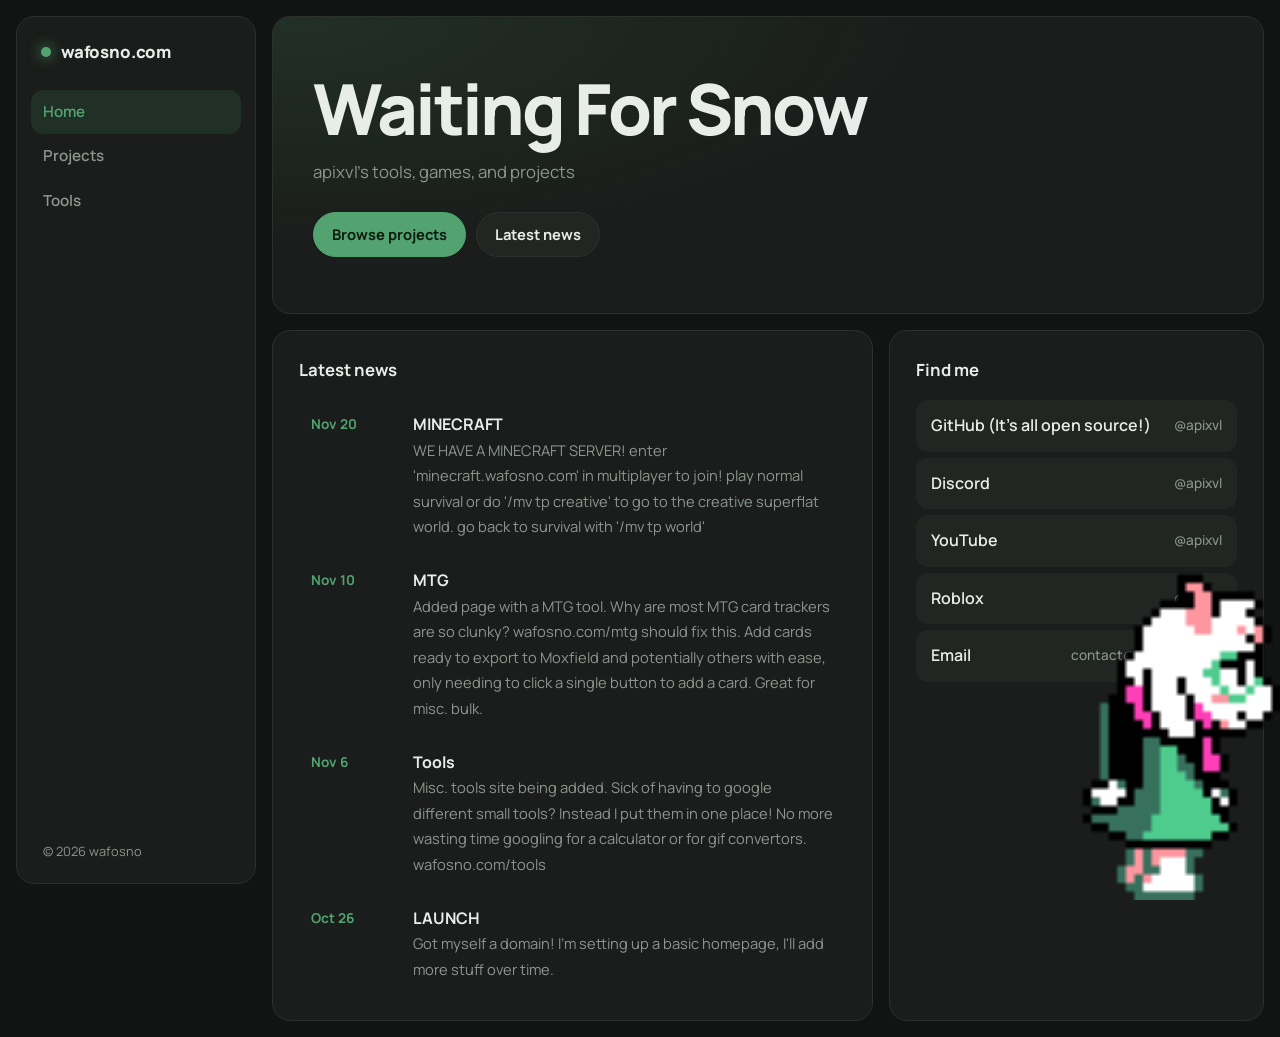
<file: index.html>
<!DOCTYPE html>
<html lang="en">
<head>
<meta charset="utf-8">
<meta name="viewport" content="width=device-width, initial-scale=1">
<title>wafosno.com</title>
<meta name="description" content="wafosno">
<link rel="preconnect" href="https://fonts.googleapis.com">
<link rel="preconnect" href="https://fonts.gstatic.com" crossorigin>
<link href="https://fonts.googleapis.com/css2?family=Manrope:wght@500;600;700;800&display=swap" rel="stylesheet">
<link rel="stylesheet" href="style.css">
</head>
<body>
<aside class="side">
  <a class="brand" href="index.html"><i></i>wafosno.com</a>
  <nav class="nav">
    <a href="index.html" aria-current="page">Home</a>
    <a href="projects.html">Projects</a>
    <a href="tools.html">Tools</a>
  </nav>
  <small>&copy; <span id="yr"></span> wafosno</small>
</aside>

<main>
    
    <div class="persona-dialogue-container">
    <div id="dialogueBox" class="dialogue-box"></div>
    <img 
      id="characterSprite"
      src="" 
      alt="Character Sprite" 
      class="character-sprite"
      onclick="toggleDialogue()"
    />
  </div>
  <section class="panel hero">
    <h1>Waiting For Snow</h1>
    <p>apixvl's tools, games, and projects</p>
    <div class="btns">
      <a class="btn main" href="projects.html">Browse projects</a>
      <a class="btn" href="#news">Latest news</a>
    </div>
  </section>

  <div class="cols">
    <section class="panel" id="news">
      <h2>Latest news</h2>
      <!-- EDIT: add, remove, or reorder items. Newest first. -->
      <ul class="news" id="newsList"></ul>
    </section>

    <section class="panel">
      <h2>Find me</h2>
      <div class="links">
        <a href="https://github.com/apixvl">GitHub (It's all open source!)<span>@apixvl</span></a>
        <a href="https://discord.gg/8tbf889AQH">Discord <span>@apixvl</span></a>
        <a href="https://www.youtube.com/@apixvl">YouTube <span>@apixvl</span></a>
        <a href="https://www.roblox.com/users/1089253171">Roblox <span>@apixvl</span></a>
        <a href="#">Email <span>contact@wafosno.com</span></a>
      </div>
    </section>
  </div>
</main>

<script>
const NEWS = [
  ["Nov 20", "MINECRAFT", "WE HAVE A MINECRAFT SERVER! enter 'minecraft.wafosno.com' in multiplayer to join! play normal survival or do '/mv tp creative' to go to the creative superflat world. go back to survival with '/mv tp world'"],
  ["Nov 10", "MTG", "Added page with a MTG tool. Why are most MTG card trackers are so clunky? wafosno.com/mtg should fix this. Add cards ready to export to Moxfield and potentially others with ease, only needing to click a single button to add a card. Great for misc. bulk."],
  ["Nov 6", "Tools", "Misc. tools site being added. Sick of having to google different small tools? Instead I put them in one place! No more wasting time googling for a calculator or for gif convertors. wafosno.com/tools"],
  ["Oct 26", "LAUNCH", "Got myself a domain! I'm setting up a basic homepage, I'll add more stuff over time."],

];
document.getElementById("newsList").innerHTML = NEWS.map(
  ([d, t, s]) => `<li><time>${d}</time><div><b>${t}</b><span>${s}</span></div></li>`
).join("");
document.getElementById("yr").textContent = new Date().getFullYear();

// 1. Array of possible dialogue lines
    const dialogueList = [
      "I need a saga. What's the saga? It's songs for the deaf. You can't even hear it!",
      "2 Megabytes?? In THAT!?",
      "SLOP SLOP SLOP AI SLOP 🤮🤮🤮🤮🤮🤮🤮",
      "California's this exciting?",
      "Eating fettuccine at the mini mall",
      "WAFOSNO! IT'S FREE!"
    ];

    const characterImages = [
      "files/image1.png",
      "files/ralsei.gif"
    ];

    // Function to pick a random item from any array
    function getRandomItem(array) {
      const randomIndex = Math.floor(Math.random() * array.length);
      return array[randomIndex];
    }

    // Function run automatically when the page finishes loading
    window.addEventListener('DOMContentLoaded', () => {
      const spriteImg = document.getElementById('characterSprite');
      // Set the image src to a random character from the array
      spriteImg.src = getRandomItem(characterImages);
    });

    // Function triggered on clicking the sprite
    function toggleDialogue() {
      const box = document.getElementById('dialogueBox');

      if (box.style.display === 'block') {
        // If dialogue is currently showing, hide it
        box.style.display = 'none';
      } else {
        // Pick a new random dialogue text and display it
        box.innerText = getRandomItem(dialogueList);
        box.style.display = 'block';
      }
    }

</script>
</body>
</html>
</file>
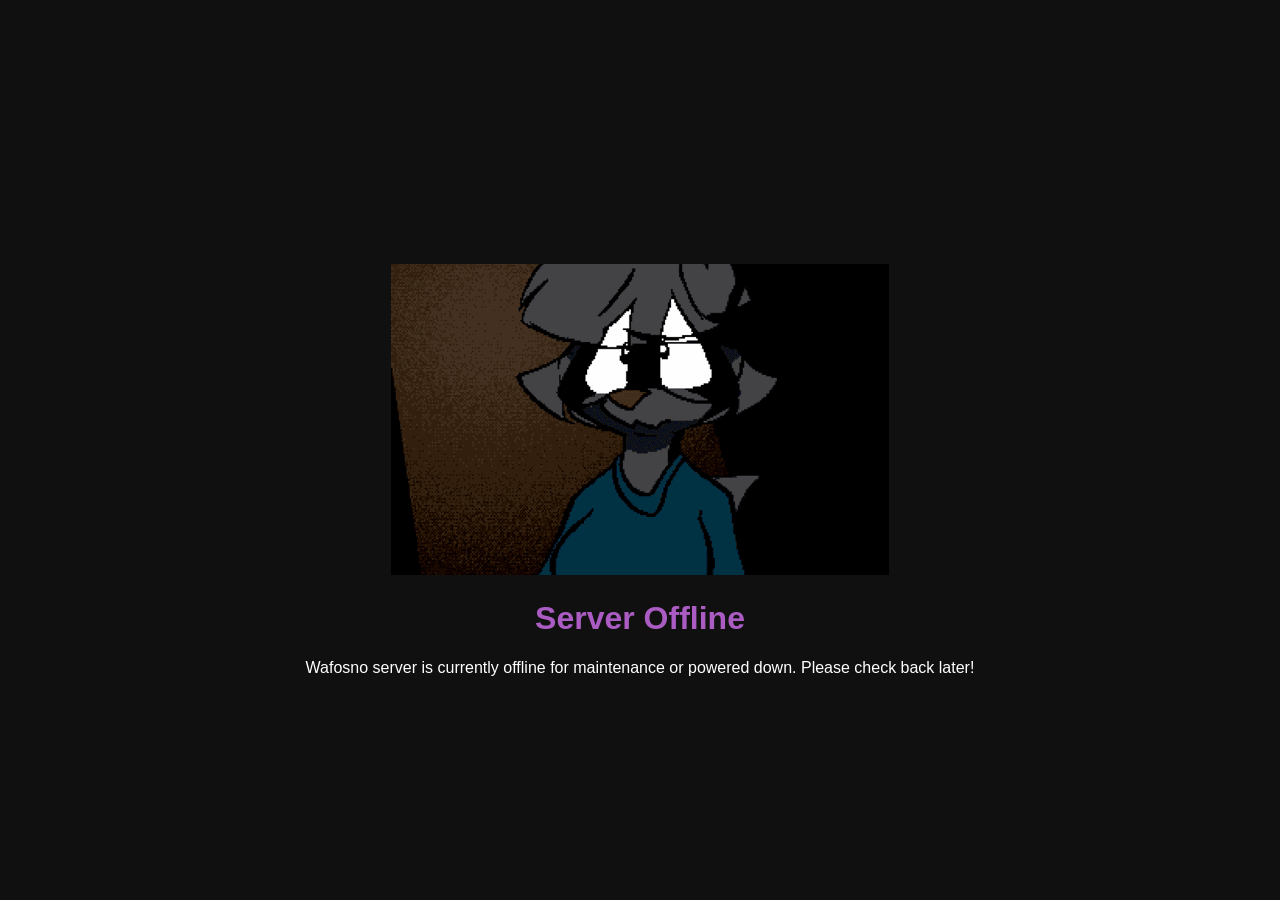
<file: down.html>
<!DOCTYPE html>
<html>
<head>
    <title>Server Status</title>
    <style>
        body { background: #101010; color: #fff; font-family: sans-serif; text-align: center; padding-top: 20%; }
        h1 { color: #aa5cc3; }
    </style>
</head>
<body>    
    <img src="files/down.gif">
    <h1>Server Offline</h1>
    <p>Wafosno server is currently offline for maintenance or powered down. Please check back later!</p>
</body>
</html>
</file>
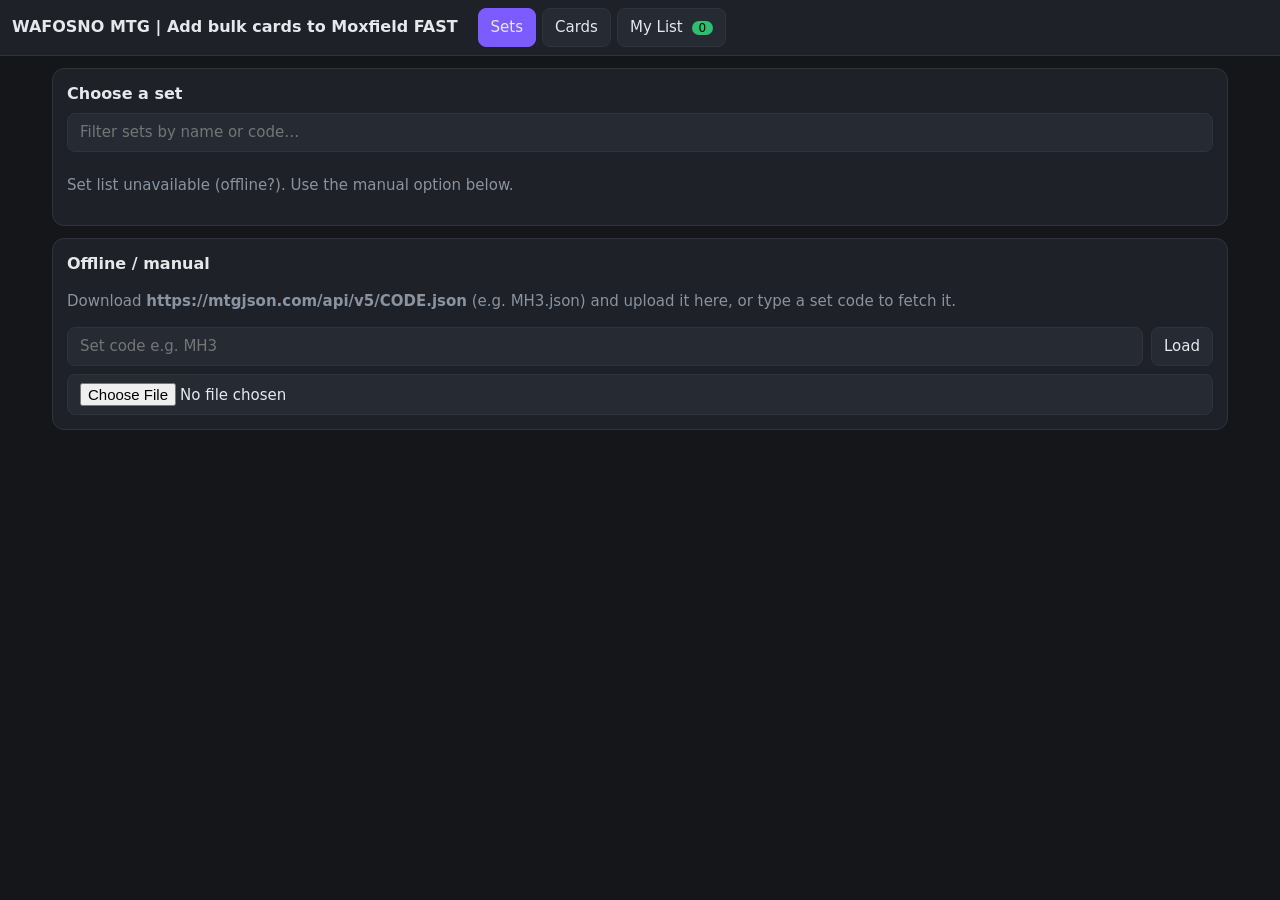
<file: mtg.html>
<!doctype html>
<html lang="en"><head><meta charset="utf-8"><meta name="viewport" content="width=device-width,initial-scale=1">
<title>WAFOSNO MTG | Add bulk cards to Moxfield FAST</title>
<style>
:root{--bg:#14161a;--p:#1e2127;--b:#2e333c;--t:#e6e8eb;--m:#8a93a0;--a:#7c5cff;--g:#2fbf71;--r:#e5484d}
*{box-sizing:border-box}body{margin:0;background:var(--bg);color:var(--t);font:15px/1.4 system-ui,sans-serif}
header{position:sticky;top:0;z-index:5;background:var(--p);border-bottom:1px solid var(--b);display:flex;gap:8px;align-items:center;padding:8px 12px;flex-wrap:wrap}
header h1{font-size:16px;margin:0 12px 0 0}
nav{display:flex;gap:6px}
button,input,select,textarea{font:inherit;color:var(--t);background:#262a32;border:1px solid var(--b);border-radius:8px;padding:8px 12px}
button{cursor:pointer}button:hover{border-color:var(--a)}
nav button.on,.seg button.on{background:var(--a);border-color:var(--a)}
nav i{font-style:normal;background:var(--g);color:#000;border-radius:10px;padding:0 7px;margin-left:4px;font-size:12px}
main{max-width:1200px;margin:0 auto;padding:12px}
.box{background:var(--p);border:1px solid var(--b);border-radius:12px;padding:14px;margin-bottom:12px}
h2{margin:0 0 8px;font-size:16px}.m{color:var(--m)}a{color:#a99bff}
input{width:100%}.row{display:flex;gap:8px;margin:8px 0}.row button{white-space:nowrap}
.sl{max-height:50vh;overflow:auto;margin-top:8px}
.set{display:flex;width:100%;justify-content:space-between;text-align:left;margin-bottom:4px;background:transparent}
.bar{display:flex;gap:8px;margin-bottom:12px;position:sticky;top:52px;z-index:4;background:var(--bg);padding:6px 0}
.seg{display:flex}.seg button:first-child{border-radius:8px 0 0 8px}.seg button:last-child{border-radius:0 8px 8px 0}
.grid{display:grid;grid-template-columns:repeat(auto-fill,minmax(180px,1fr));gap:10px}
.card{background:var(--p);border:1px solid var(--b);border-radius:10px;padding:8px;position:relative}
.card.has{border-color:var(--g);box-shadow:0 0 0 1px var(--g)}
.card img{width:100%;aspect-ratio:488/680;border-radius:8px;background:#0003;display:block}
.nm{margin:6px 0;font-weight:600;font-size:14px}.nm span{color:var(--m);font-weight:400;margin-right:4px}
.ct{display:flex;align-items:center;gap:6px;margin-top:4px}.ct .l{flex:1;font-size:13px;color:var(--m)}
.ct button{width:34px;height:34px;padding:0;font-size:18px}.ct button.p{background:var(--g);color:#000;border-color:var(--g)}
.ct b{min-width:24px;text-align:center;font-size:16px}
.badge{position:absolute;top:12px;right:12px;background:var(--g);color:#000;border-radius:10px;padding:1px 8px;font-size:12px;font-weight:700;display:none}
.card.has .badge{display:block}
.rows .card{display:flex;align-items:center;gap:12px;margin-bottom:6px;padding:6px 10px}
.rows .nm{flex:1;margin:0}.rows .cts{display:flex;gap:14px}.rows .badge{position:static;margin-right:4px}
.rows .ct{margin:0}.rows .ct .l{flex:none}
#toast{position:fixed;bottom:16px;left:50%;transform:translateX(-50%);background:var(--g);color:#000;padding:8px 16px;border-radius:20px;opacity:0;transition:.2s;pointer-events:none;font-weight:600}
#toast.on{opacity:1}
textarea{width:100%;height:240px;font-family:ui-monospace,monospace;font-size:13px}
.x{color:var(--r)}.sum{margin:8px 0}
@media(max-width:600px){.rows .card{flex-wrap:wrap}}
</style></head><body>
<header><h1>WAFOSNO MTG | Add bulk cards to Moxfield FAST</h1><nav id="nav"></nav></header>
<main id="main"></main><div id="toast"></div>
<script>
const $=s=>document.querySelector(s);
const esc=s=>String(s).replace(/[&<>"]/g,c=>({'&':'&amp;','<':'&lt;','>':'&gt;','"':'&quot;'}[c]));
const API='https://mtgjson.com/api/v5/';
const KS=[['nonfoil','Normal'],['foil','Foil'],['etched','Etched']];
const S={sets:null,cur:null,cards:[],byId:{},q:'',view:'grid',tab:'sets',list:{},msg:'',fmt:'mox',sq:''};
try{S.list=JSON.parse(localStorage.getItem('bulk-list')||'{}')}catch(e){}
const save=()=>{try{localStorage.setItem('bulk-list',JSON.stringify(S.list))}catch(e){}};
const sum=q=>Object.values(q).reduce((a,b)=>a+b,0);
const total=()=>Object.values(S.list).reduce((a,e)=>a+sum(e.q),0);
const qty=(id,k)=>(S.list[id]&&S.list[id].q[k])||0;
let tt;function toast(m){const t=$('#toast');t.textContent=m;t.classList.add('on');clearTimeout(tt);tt=setTimeout(()=>t.classList.remove('on'),1200)}

function adj(id,k,d){
  let e=S.list[id];const c=S.byId[id];
  if(!e){if(d<0||!c)return;e=S.list[id]={name:c.name,set:c.set,num:c.num,q:{}}}
  e.q[k]=Math.max(0,(e.q[k]||0)+d);if(!e.q[k])delete e.q[k];
  if(!Object.keys(e.q).length)delete S.list[id];
  save();
  if(S.tab=='list')rList();else refresh(id);
  const n=$('#cnt');if(n)n.textContent=total();
}
function refresh(id){
  document.querySelectorAll(`[data-n^="${id}|"]`).forEach(el=>el.textContent=qty(id,el.dataset.n.split('|')[1]));
  const el=document.querySelector(`[data-c="${id}"]`);if(!el)return;
  const t=S.list[id]?sum(S.list[id].q):0;
  el.classList.toggle('has',t>0);el.querySelector('.badge').textContent='+'+t;
}
const ctr=(id,k,l)=>`<div class="ct"><span class="l">${l}</span><button data-a="-1" data-id="${id}" data-k="${k}">−</button><b data-n="${id}|${k}">${qty(id,k)}</b><button class="p" data-a="1" data-id="${id}" data-k="${k}">+</button></div>`;
document.addEventListener('click',e=>{
  const b=e.target.closest('[data-a]');if(b)adj(b.dataset.id,b.dataset.k,+b.dataset.a);
  const t=e.target.closest('[data-tab]');if(t){S.tab=t.dataset.tab;render()}
});

function render(){
  $('#nav').innerHTML=[['sets','Sets'],['cards',S.cur?S.cur.code.toUpperCase()+' Cards':'Cards'],['list','My List']]
    .map(([t,l])=>`<button class="${S.tab==t?'on':''}" data-tab="${t}">${esc(l)}${t=='list'?` <i id="cnt">${total()}</i>`:''}</button>`).join('');
  ({sets:rSets,cards:rCards,list:rList})[S.tab]();
}

/* ---------- Sets ---------- */
function rSets(){
  $('#main').innerHTML=`<div class="box"><h2>Choose a set</h2><input id="sq" placeholder="Filter sets by name or code…" value="${esc(S.sq)}"><div id="sl" class="sl"></div></div>
  <div class="box"><h2>Offline / manual</h2><p class="m">Download <b>https://mtgjson.com/api/v5/CODE.json</b> (e.g. MH3.json) and upload it here, or type a set code to fetch it.</p>
  <div class="row"><input id="cc" placeholder="Set code e.g. MH3"><button id="lc">Load</button></div>
  <input type="file" id="fu" accept=".json,application/json"></div><p id="msg" class="m">${esc(S.msg)}</p>`;
  $('#sq').oninput=e=>{S.sq=e.target.value;drawSets()};
  $('#lc').onclick=()=>{const c=$('#cc').value.trim();if(c)loadSet(c)};
  $('#cc').onkeydown=e=>{if(e.key=='Enter')$('#lc').click()};
  $('#fu').onchange=async e=>{const f=e.target.files[0];if(!f)return;
    try{parse(JSON.parse(await f.text()))}catch(x){setMsg('Could not read that file: '+x.message)}};
  drawSets();
}
function setMsg(m){S.msg=m;const el=$('#msg');if(el)el.textContent=m}
function drawSets(){
  const el=$('#sl');if(!el)return;
  if(!S.sets){el.innerHTML='<p class="m">Loading set list…</p>';return}
  if(!S.sets.length){el.innerHTML='<p class="m">Set list unavailable (offline?). Use the manual option below.</p>';return}
  const q=S.sq.toLowerCase();
  el.innerHTML=S.sets.filter(s=>!q||s.name.toLowerCase().includes(q)||s.code.toLowerCase()==q).slice(0,300)
    .map(s=>`<button class="set" data-code="${esc(s.code)}"><span>${esc(s.name)}</span><span class="m">${esc(s.code)} · ${esc(s.releaseDate||'')}</span></button>`).join('');
  el.querySelectorAll('.set').forEach(b=>b.onclick=()=>loadSet(b.dataset.code));
}
async function loadSet(code){
  setMsg('Loading '+code.toUpperCase()+'…');
  try{
    const r=await fetch(API+code.toUpperCase()+'.json');
    if(!r.ok)throw new Error('HTTP '+r.status);
    parse(await r.json());
  }catch(e){
    setMsg(`Couldn't download ${code.toUpperCase()} (${e.message}). Download ${API}${code.toUpperCase()}.json yourself and upload it below.`);
  }
}
function parse(j){
  const d=j.data;if(!d||!Array.isArray(d.cards))throw new Error('not an MTGJSON set file (no data.cards)');
  const num=n=>parseInt(n)||0;
  S.cards=d.cards.map(c=>({id:c.uuid,name:c.name,set:(c.setCode||d.code),num:String(c.number||''),
    fin:(c.finishes&&c.finishes.length?c.finishes:['nonfoil','foil']),img:(c.identifiers||{}).scryfallId,rarity:c.rarity||''}))
    .sort((a,b)=>num(a.num)-num(b.num)||a.num.localeCompare(b.num));
  S.byId={};S.cards.forEach(c=>S.byId[c.id]=c);
  S.cur={code:d.code,name:d.name};S.q='';S.tab='cards';S.msg='';render();
}

/* ---------- Cards ---------- */
function vis(){
  const q=S.q.trim().toLowerCase();if(!q)return S.cards;
  return /^\d+[a-z★†]?$/.test(q)?S.cards.filter(c=>c.num.toLowerCase().startsWith(q)):S.cards.filter(c=>c.name.toLowerCase().includes(q));
}
function cardHTML(c){
  const t=S.list[c.id]?sum(S.list[c.id].q):0;
  const img=S.view=='grid'&&c.img?`<img loading="lazy" alt="" src="https://cards.scryfall.io/small/front/${c.img[0]}/${c.img[1]}/${c.img}.jpg">`:'';
  return `<div class="card${t?' has':''}" data-c="${c.id}">${img}<span class="badge">+${t}</span>
  <div class="nm"><span>#${esc(c.num)}</span>${esc(c.name)}</div><div class="cts">${KS.filter(([k])=>c.fin.includes(k)).map(([k,l])=>ctr(c.id,k,l)).join('')}</div></div>`;
}
function drawRes(){
  const r=vis();$('#res').className=S.view=='grid'?'grid':'rows';
  $('#res').innerHTML=r.length?r.map(cardHTML).join(''):'<p class="m">No matches.</p>';
}
function rCards(){
  if(!S.cur){$('#main').innerHTML='<div class="box"><p>Pick a set on the Sets tab first.</p></div>';return}
  $('#main').innerHTML=`<p class="m" style="margin:0 0 6px">${esc(S.cur.name)} · ${S.cards.length} cards</p>
  <div class="bar"><input id="q" placeholder="Type number or name · Enter = +1 normal · Shift+Enter = +1 foil" value="${esc(S.q)}" autocomplete="off">
  <div class="seg"><button data-v="grid" class="${S.view=='grid'?'on':''}">Grid</button><button data-v="list" class="${S.view=='list'?'on':''}">List</button></div></div><div id="res"></div>`;
  const q=$('#q');q.oninput=()=>{S.q=q.value;drawRes()};
  q.onkeydown=e=>{
    if(e.key!='Enter')return;const c=vis()[0];if(!c)return;
    const k=e.shiftKey&&c.fin.includes('foil')?'foil':c.fin.includes('nonfoil')?'nonfoil':c.fin[0];
    adj(c.id,k,1);toast(`+1 ${k=='nonfoil'?'':k+' '}${c.name}`);S.q='';q.value='';drawRes();
  };
  document.querySelectorAll('.seg button').forEach(b=>b.onclick=()=>{S.view=b.dataset.v;rCards()});
  drawRes();if(matchMedia('(pointer:fine)').matches)q.focus();
}

/* ---------- List + Export ---------- */
function rowsOut(){
  const out=[];
  Object.values(S.list).sort((a,b)=>a.set.localeCompare(b.set)||(parseInt(a.num)||0)-(parseInt(b.num)||0)).forEach(e=>
    KS.forEach(([k])=>{if(e.q[k])out.push({n:e.q[k],name:e.name,set:e.set,num:e.num,k})}));
  return out;
}
const csv=a=>a.map(v=>'"'+String(v).replace(/"/g,'""')+'"').join(',');
const FM={
  mox:['Moxfield (text)','txt',r=>r.map(x=>`${x.n} ${x.name} (${x.set.toUpperCase()}) ${x.num}${x.k=='foil'?' *F*':x.k=='etched'?' *E*':''}`).join('\n')],
  moxcsv:['Moxfield (CSV)','csv',r=>[csv(['Count','Tradelist Count','Name','Edition','Condition','Language','Foil','Tag','Last Modified','Collector Number','Alter','Proxy','Purchase Price'])]
    .concat(r.map(x=>csv([x.n,0,x.name,x.set.toLowerCase(),'Near Mint','English',x.k=='nonfoil'?'':x.k,'',new Date().toISOString().slice(0,19).replace('T',' '),x.num,'False','False','']))).join('\n')],
  plain:['Plain (qty name)','txt',r=>r.map(x=>`${x.n} ${x.name}`).join('\n')],
  gcsv:['Generic CSV','csv',r=>[csv(['Quantity','Name','Set','Collector Number','Finish'])].concat(r.map(x=>csv([x.n,x.name,x.set.toUpperCase(),x.num,x.k]))).join('\n')],
  json:['JSON','json',r=>JSON.stringify(r,null,2)]
};
function rList(){
  const es=Object.entries(S.list).sort((a,b)=>a[1].set.localeCompare(b[1].set)||(parseInt(a[1].num)||0)-(parseInt(b[1].num)||0));
  const rows=rowsOut();
  $('#main').innerHTML=`<div class="box"><h2>Temporary list</h2><p class="sum m">${total()} cards · ${es.length} unique</p>
  <div class="rows">${es.length?es.map(([id,e])=>`<div class="card"><div class="nm"><span>${esc(e.set.toUpperCase())} #${esc(e.num)}</span>${esc(e.name)}</div>
  <div class="cts">${KS.filter(([k])=>e.q[k]).map(([k,l])=>ctr(id,k,l)).join('')}</div></div>`).join(''):'<p class="m">Nothing added yet.</p>'}</div>
  ${es.length?'<button class="x" id="clr">Clear list</button>':''}</div>
  <div class="box"><h2>Export</h2><div class="row"><select id="fm">${Object.entries(FM).map(([k,v])=>`<option value="${k}"${S.fmt==k?' selected':''}>${v[0]}</option>`).join('')}</select>
  <button id="cp">Copy</button><button id="dl">Download</button></div><textarea id="ta" readonly></textarea></div>`;
  const f=FM[S.fmt];$('#ta').value=f[2](rows);
  $('#fm').onchange=e=>{S.fmt=e.target.value;rList()};
  $('#cp').onclick=async()=>{try{await navigator.clipboard.writeText($('#ta').value)}catch(e){$('#ta').select();document.execCommand('copy')}toast('Copied')};
  $('#dl').onclick=()=>{const a=document.createElement('a');a.href=URL.createObjectURL(new Blob([$('#ta').value],{type:'text/plain'}));a.download='collection.'+f[1];a.click()};
  const c=$('#clr');if(c)c.onclick=()=>{if(confirm('Clear the whole list?')){S.list={};save();render()}};
}

/* ---------- init ---------- */
render();
fetch(API+'SetList.json').then(r=>r.json()).then(j=>{
  S.sets=(j.data||[]).sort((a,b)=>(b.releaseDate||'').localeCompare(a.releaseDate||''));drawSets();
}).catch(()=>{S.sets=[];drawSets()});
</script></body></html>
</file>
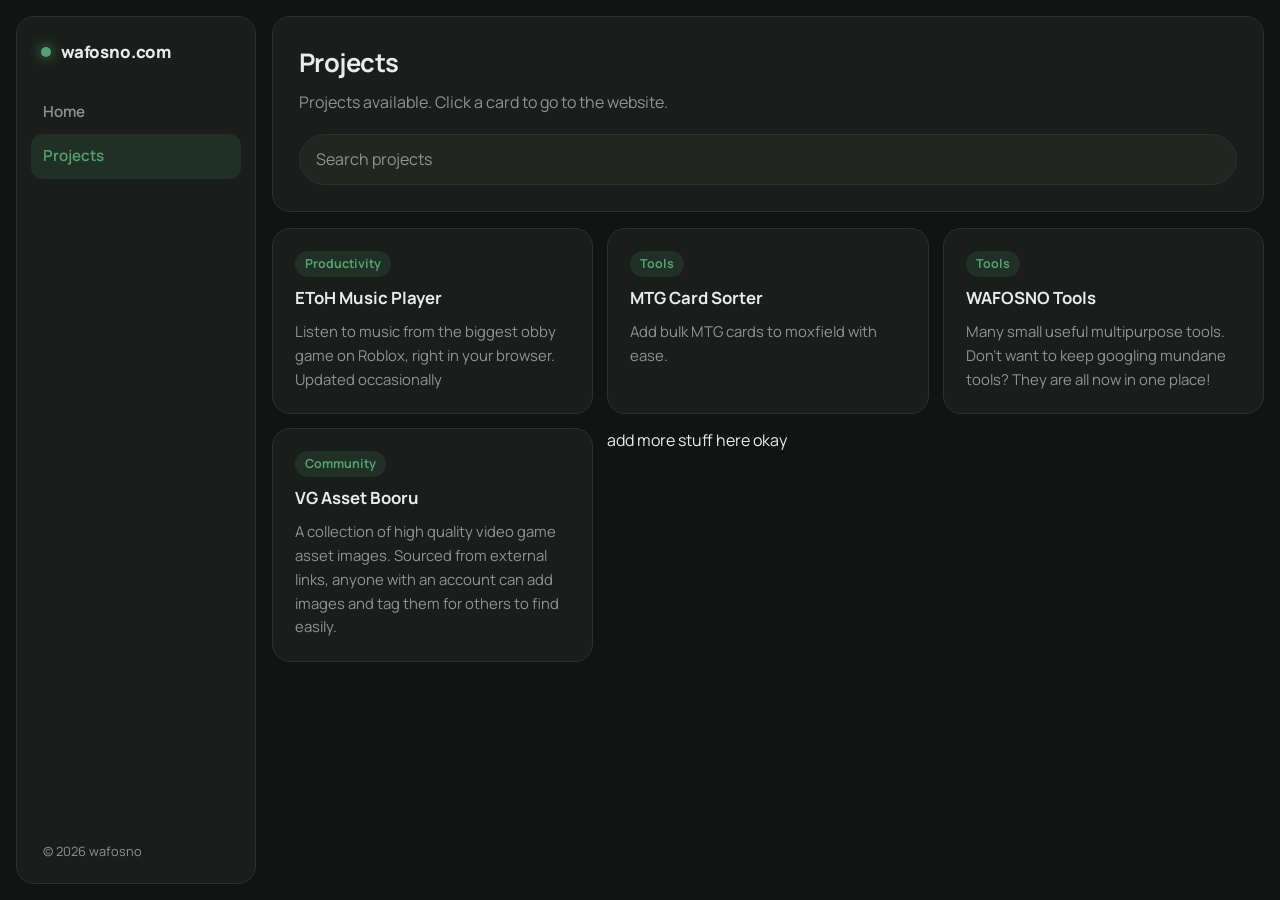
<file: projects.html>
<!DOCTYPE html>
<html lang="en">
<head>
<meta charset="utf-8">
<meta name="viewport" content="width=device-width, initial-scale=1">
<title>Projects | wafosno.com</title>
<meta name="description" content="Everything I've built.">
<link rel="preconnect" href="https://fonts.googleapis.com">
<link rel="preconnect" href="https://fonts.gstatic.com" crossorigin>
<link href="https://fonts.googleapis.com/css2?family=Manrope:wght@500;600;700;800&display=swap" rel="stylesheet">
<link rel="stylesheet" href="style.css">
</head>
<body>
<aside class="side">
  <a class="brand" href="index.html"><i></i>wafosno.com</a>
  <nav class="nav">
    <a href="index.html">Home</a>
    <a href="projects.html" aria-current="page">Projects</a>
  </nav>
  <small>&copy; <span id="yr"></span> wafosno</small>
</aside>

<main>
  <section class="panel">
    <h2 style="font-size:1.6rem;letter-spacing:-.02em;margin-bottom:6px">Projects</h2>
    <p class="muted" style="margin-bottom:18px">Projects available. Click a card to go to the website.</p>
    <input class="search" id="q" type="search" placeholder="Search projects" aria-label="Search projects">
  </section>

  <!-- EDIT: copy a whole <a class="card"> block for each project. Change href, title, description, and tag. -->
  <section class="grid" id="grid">
    <a class="card" href="https://etoh.wafosno.com/"><span class="tag">Productivity</span><h3>EToH Music Player</h3><p>Listen to music from the biggest obby game on Roblox, right in your browser. Updated occasionally</p></a>
    <a class="card" href="https://wafosno.com/mtg"><span class="tag">Tools</span><h3>MTG Card Sorter</h3><p>Add bulk MTG cards to moxfield with ease.</p></a>
    <a class="card" href="https://wafosno.com/tools"><span class="tag">Tools</span><h3>WAFOSNO Tools</h3><p>Many small useful multipurpose tools. Don't want to keep googling mundane tools? They are all now in one place!</p></a>
    <a class="card" href="https://booru.wafosno.com"><span class="tag">Community</span><h3>VG Asset Booru</h3><p>A collection of high quality video game asset images. Sourced from external links, anyone with an account can add images and tag them for others to find easily.</p></a>

    <!-->add more stuff here okay</-->
  </section>
  <p class="empty" id="empty">No projects match that search.</p>
</main>

<script>
const cards = [...document.querySelectorAll(".card")], empty = document.getElementById("empty");
document.getElementById("q").addEventListener("input", e => {
  const v = e.target.value.toLowerCase().trim(); let n = 0;
  cards.forEach(c => { const m = c.textContent.toLowerCase().includes(v); c.style.display = m ? "" : "none"; n += m; });
  empty.style.display = n ? "none" : "block";
});
document.getElementById("yr").textContent = new Date().getFullYear();
</script>
</body>
</html>
</file>
<file: style.css>
:root{
  --bg:#121413; --panel:#1a1d1b; --panel-2:#222623; --line:#2b312d;
  --text:#e8ede9; --muted:#8c968f; --green:#52a36f; --green-dim:#2c5a3e; --green-glow:rgba(82,163,111,.14);
  --r:18px;
}
*{box-sizing:border-box;margin:0}
html{color-scheme:dark}
body{font-family:"Manrope",system-ui,-apple-system,"Segoe UI",sans-serif;background:var(--bg);color:var(--text);line-height:1.6;min-height:100vh;display:grid;grid-template-columns:240px 1fr;gap:16px;padding:16px}
a{color:inherit;text-decoration:none}
:focus-visible{outline:2px solid var(--green);outline-offset:2px;border-radius:8px}

/* sidebar */
.side{position:sticky;top:16px;height:calc(100vh - 32px);background:var(--panel);border:1px solid var(--line);border-radius:var(--r);padding:22px 14px;display:flex;flex-direction:column;gap:6px}
.brand{display:flex;align-items:center;gap:10px;font-weight:800;font-size:1.05rem;padding:0 10px 18px;letter-spacing:-.01em}
.brand i{width:10px;height:10px;border-radius:50%;background:var(--green);box-shadow:0 0 14px var(--green)}
.nav a{display:flex;align-items:center;gap:10px;padding:10px 12px;border-radius:12px;color:var(--muted);font-weight:600;font-size:.95rem;transition:background .2s,color .2s}
.nav a:hover{background:var(--panel-2);color:var(--text)}
.nav a[aria-current="page"]{background:var(--green-glow);color:var(--green)}
.side small{margin-top:auto;color:var(--muted);padding:0 12px;font-size:.8rem}

/* main */
main{display:flex;flex-direction:column;gap:16px;min-width:0;max-width:1100px}
.panel{background:var(--panel);border:1px solid var(--line);border-radius:var(--r);padding:26px}
.panel h2{font-size:1.05rem;font-weight:700;margin-bottom:16px}
.muted{color:var(--muted)}

.hero{padding:56px 40px;background:radial-gradient(120% 140% at 0% 0%,var(--green-glow),transparent 55%),var(--panel)}
.hero h1{font-size:clamp(2.4rem,6vw,4.4rem);font-weight:800;letter-spacing:-.04em;line-height:1.02}
.hero p{margin-top:14px;max-width:46ch;color:var(--muted);font-size:1.05rem}
.btns{display:flex;gap:10px;margin-top:26px;flex-wrap:wrap}
.btn{padding:10px 18px;border-radius:999px;font-weight:700;font-size:.92rem;border:1px solid var(--line);background:var(--panel-2);transition:border-color .2s,background .2s}
.btn:hover{border-color:var(--green-dim)}
.btn.main{background:var(--green);color:#0d1a12;border-color:var(--green)}
.btn.main:hover{background:#63b681}

.cols{display:grid;grid-template-columns:1.6fr 1fr;gap:16px}
.news{list-style:none;padding:0;display:flex;flex-direction:column;gap:4px}
.news li{display:grid;grid-template-columns:88px 1fr;gap:14px;padding:12px;border-radius:12px}
.news li:hover{background:var(--panel-2)}
.news time{color:var(--green);font-weight:700;font-size:.85rem;padding-top:2px}
.news b{display:block;font-weight:700}
.news span{color:var(--muted);font-size:.92rem}



.links{display:flex;flex-direction:column;gap:6px}
.links a{display:flex;justify-content:space-between;align-items:center;padding:12px 14px;border-radius:12px;background:var(--panel-2);border:1px solid transparent;font-weight:600;transition:border-color .2s}
.links a:hover{border-color:var(--green-dim)}
.links a span{color:var(--muted);font-size:.85rem;font-weight:500}

/* projects */
.search{width:100%;padding:12px 16px;border-radius:999px;border:1px solid var(--line);background:var(--panel-2);color:var(--text);font:inherit}
.search::placeholder{color:var(--muted)}
.search:focus{outline:none;border-color:var(--green)}
.grid{display:grid;grid-template-columns:repeat(auto-fill,minmax(280px,1fr));gap:14px}
.card{display:flex;flex-direction:column;gap:8px;padding:22px;border-radius:var(--r);background:var(--panel);border:1px solid var(--line);transition:border-color .2s,background .2s}
.card:hover{border-color:var(--green-dim);background:var(--panel-2)}
.card h3{font-size:1.05rem;font-weight:700}
.card p{color:var(--muted);font-size:.93rem;flex:1}
.tag{align-self:flex-start;font-size:.78rem;font-weight:700;color:var(--green);background:var(--green-glow);padding:3px 10px;border-radius:999px}
.empty{display:none;color:var(--muted);padding:20px}

@media(max-width:820px){
  body{grid-template-columns:1fr;padding:12px}
  .side{position:static;height:auto;flex-direction:row;align-items:center;flex-wrap:wrap;padding:12px}
  .brand{padding:0 10px 0 6px}.side small{display:none}
  .nav{display:flex;gap:4px}
  .cols{grid-template-columns:1fr}
  .hero{padding:36px 24px}
}
@media(prefers-reduced-motion:reduce){*{transition:none!important}}
.persona-dialogue-container {
      position: fixed;
      bottom: 0;
      right: 0;
      z-index: 9999;
      display: flex;
      flex-direction: column;
      align-items: flex-end;
      pointer-events: none;
    }

    .dialogue-box {
      pointer-events: auto;
      background-color: #52A36F;
      color: #000;
      font-family: 'Arial Black', sans-serif;
      padding: 12px 18px;
      border-radius: 8px;
      border: 3px solid #000;
      box-shadow: 4px 4px 0px #000;
      margin-right: 20px;
      margin-bottom: 10px;
      max-width: 250px;
      display: none;
      transform: skew(-5deg);
    }

    .character-sprite {
      pointer-events: auto;
      display: block;
      height: 40vh;
      max-height: 400px;
      min-height: 200px;
      width: auto;
      cursor: pointer;
      user-select: none;
    }
</file>
